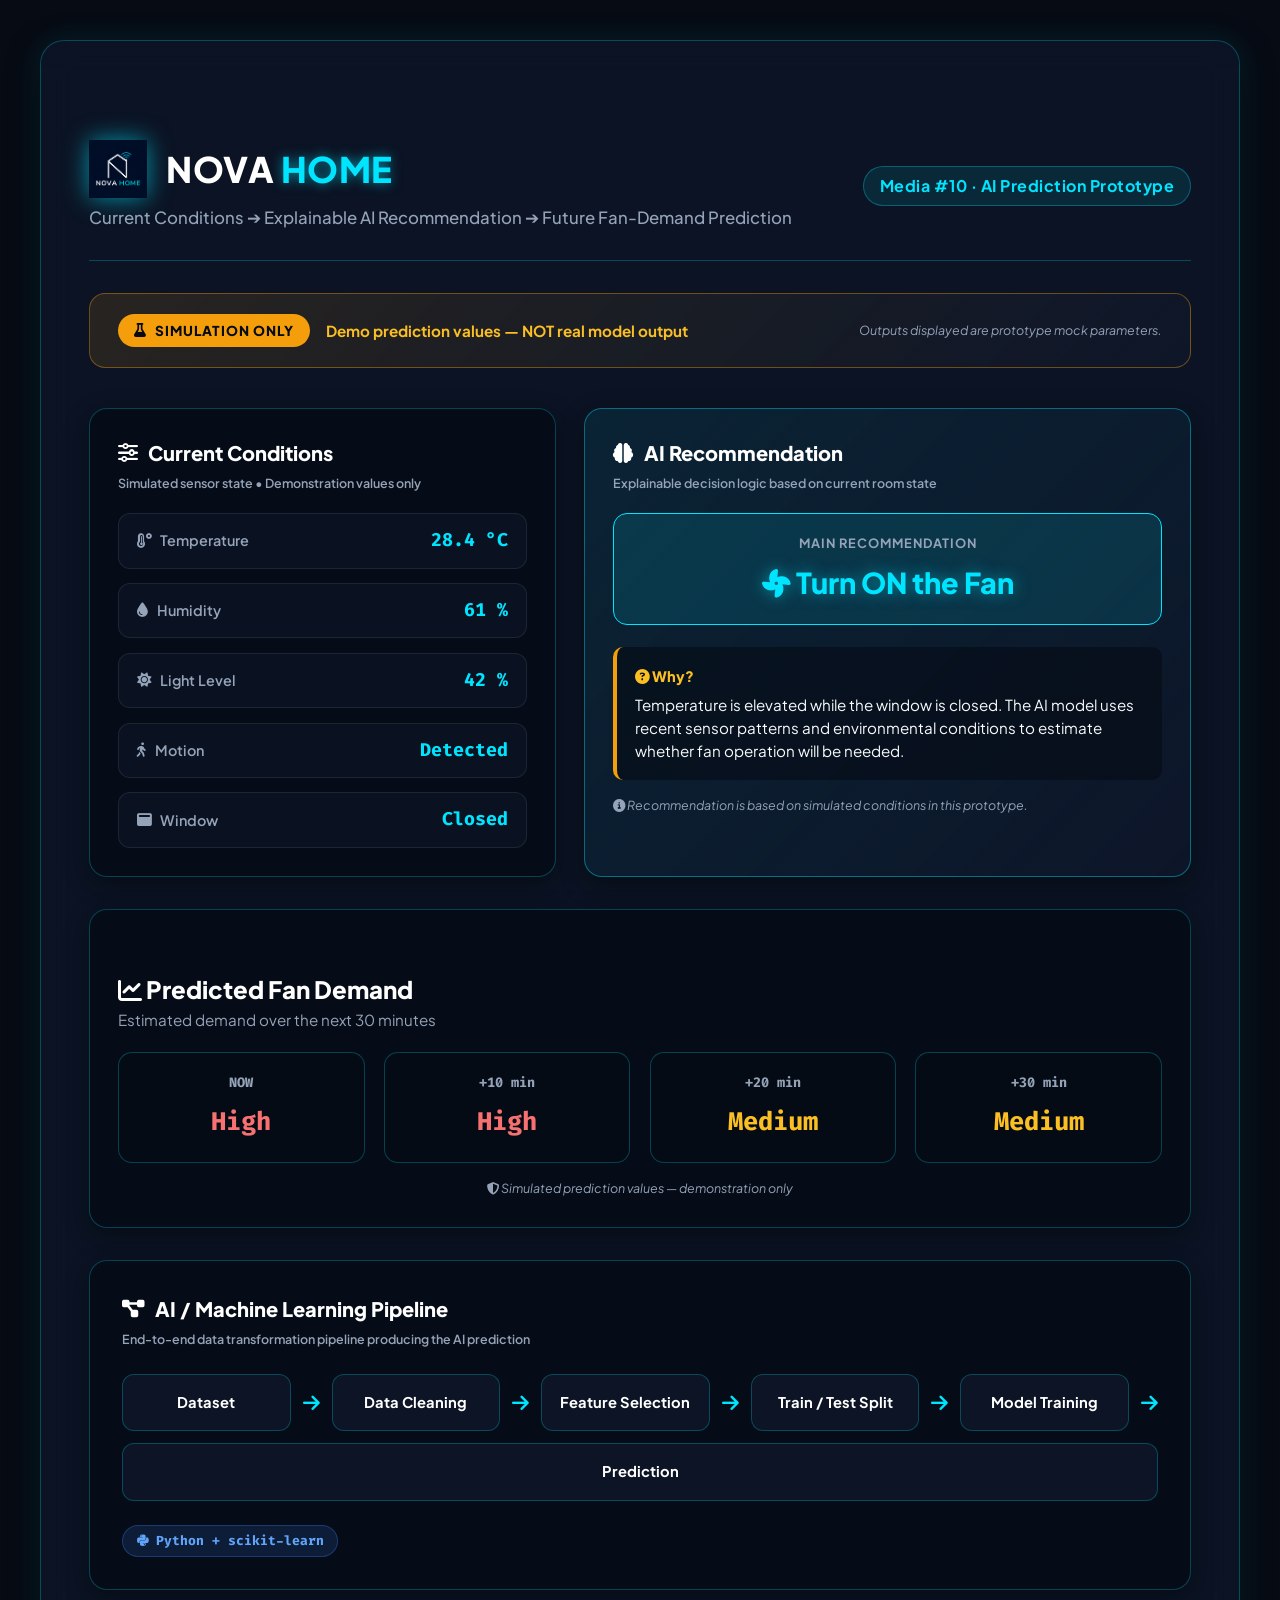
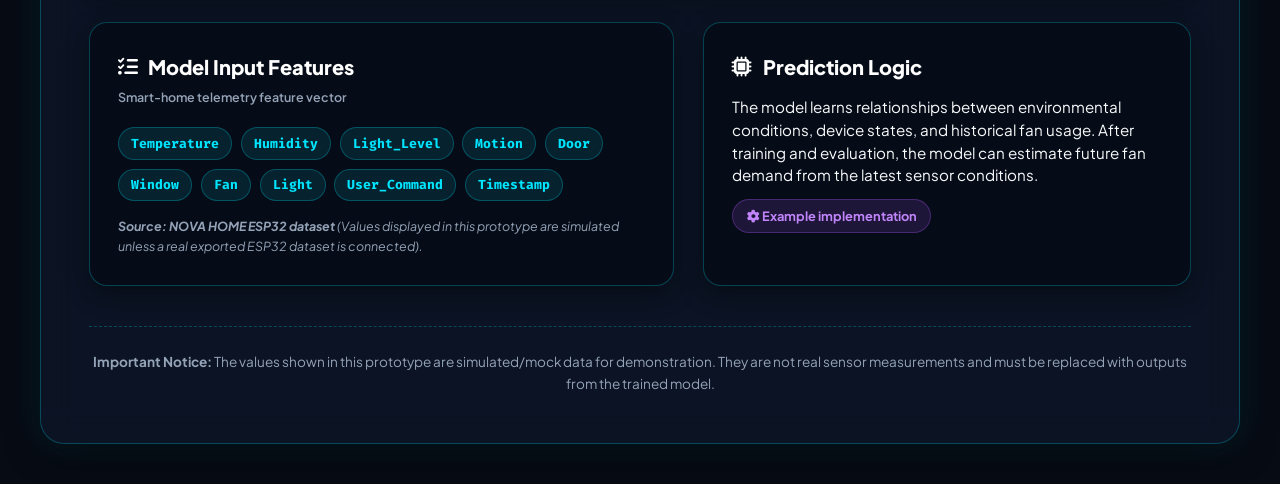
<file: media10_ai_prototype.html>
<!DOCTYPE html>
<html lang="en">
<head>
    <meta charset="UTF-8">
    <meta name="viewport" content="width=device-width, initial-scale=1.0">
    <title>NOVA HOME — Media #10: AI Prototype / Prediction Screen</title>
    <!-- Google Fonts -->
    <link rel="preconnect" href="https://fonts.googleapis.com">
    <link rel="preconnect" href="https://fonts.gstatic.com" crossorigin>
    <link href="https://fonts.googleapis.com/css2?family=Fira+Code:wght@400;600;700&family=Inter:wght@300;400;500;600;700;800&family=Plus+Jakarta+Sans:wght@400;500;600;700;800&display=swap" rel="stylesheet">
    <!-- Font Awesome -->
    <link rel="stylesheet" href="https://cdnjs.cloudflare.com/ajax/libs/font-awesome/6.4.0/css/all.min.css">
    <style>
        :root {
            --bg-dark: #060B14;
            --bg-card: rgba(14, 23, 42, 0.85);
            --primary-cyan: #00E5FF;
            --accent-blue: #3B82F6;
            --accent-amber: #F59E0B;
            --accent-purple: #A855F7;
            --accent-green: #10B981;
            --text-main: #F8FAFC;
            --text-muted: #94A3B8;
            --border-glass: rgba(0, 229, 255, 0.25);
            --font-main: 'Plus Jakarta Sans', sans-serif;
            --font-code: 'Fira Code', monospace;
        }

        * {
            margin: 0;
            padding: 0;
            box-sizing: border-box;
            -webkit-print-color-adjust: exact !important;
            print-color-adjust: exact !important;
            color-adjust: exact !important;
        }

        html, body {
            min-height: 100vh;
            background-color: var(--bg-dark);
            color: var(--text-main);
            font-family: var(--font-main);
            line-height: 1.6;
        }

        body {
            padding: 2.5rem 1.5rem;
        }

        .prototype-container {
            max-width: 1200px;
            margin: 0 auto;
            background: rgba(14, 23, 42, 0.75);
            backdrop-filter: blur(16px);
            border: 1px solid var(--border-glass);
            border-radius: 24px;
            padding: 3rem;
            box-shadow: 0 10px 40px -10px rgba(0, 0, 0, 0.7), 0 0 30px rgba(0, 229, 255, 0.12);
        }

        /* HEADER & BRANDING */
        .header-brand {
            display: flex;
            align-items: center;
            justify-content: space-between;
            border-bottom: 1px solid var(--border-glass);
            padding-bottom: 1.8rem;
            margin-bottom: 2rem;
            flex-wrap: wrap;
            gap: 1.5rem;
        }

        .brand-box {
            display: flex;
            align-items: center;
            gap: 1.2rem;
        }

        .brand-logo {
            width: 58px;
            height: 58px;
            object-fit: contain;
            filter: drop-shadow(0 0 12px rgba(0, 229, 255, 0.6));
        }

        .brand-title {
            font-size: 2.2rem;
            font-weight: 800;
            color: #FFFFFF;
            letter-spacing: 0.5px;
        }

        .brand-cyan {
            color: var(--primary-cyan);
            text-shadow: 0 0 12px rgba(0, 229, 255, 0.6);
        }

        .media-subtitle {
            font-size: 1rem;
            font-weight: 700;
            color: var(--primary-cyan);
            background: rgba(0, 229, 255, 0.1);
            border: 1px solid rgba(0, 229, 255, 0.3);
            padding: 0.4rem 1rem;
            border-radius: 30px;
            letter-spacing: 0.5px;
        }

        .supporting-text {
            color: var(--text-muted);
            font-size: 1.05rem;
            margin-top: 0.4rem;
            font-weight: 500;
        }

        /* DATA STATUS BANNER */
        .status-alert-box {
            background: linear-gradient(135deg, rgba(245, 158, 11, 0.12) 0%, rgba(14, 23, 42, 0.9) 100%);
            border: 1px solid rgba(245, 158, 11, 0.4);
            border-radius: 16px;
            padding: 1.25rem 1.75rem;
            margin-bottom: 2.5rem;
            display: flex;
            align-items: center;
            justify-content: space-between;
            flex-wrap: wrap;
            gap: 1rem;
        }

        .status-badge-group {
            display: flex;
            align-items: center;
            gap: 1rem;
        }

        .simulation-badge {
            background: var(--accent-amber);
            color: #060B14;
            font-weight: 800;
            font-size: 0.85rem;
            padding: 0.35rem 1rem;
            border-radius: 30px;
            letter-spacing: 1px;
            display: inline-flex;
            align-items: center;
            gap: 0.5rem;
        }

        .status-subtext {
            font-size: 0.95rem;
            font-weight: 700;
            color: #FBBF24;
        }

        /* CARDS GRID LAYOUT */
        .grid-row-2 {
            display: grid;
            grid-template-columns: 1fr 1.3fr;
            gap: 1.8rem;
            margin-bottom: 2rem;
        }

        @media (max-width: 992px) {
            .grid-row-2 {
                grid-template-columns: 1fr;
            }
        }

        .glass-card {
            background: rgba(6, 11, 20, 0.75);
            border: 1px solid var(--border-glass);
            border-radius: 18px;
            padding: 1.75rem;
            box-shadow: 0 8px 25px rgba(0, 0, 0, 0.4);
        }

        .card-header-title {
            font-size: 1.25rem;
            font-weight: 800;
            color: #FFFFFF;
            display: flex;
            align-items: center;
            gap: 0.65rem;
            margin-bottom: 0.3rem;
        }

        .card-header-label {
            font-size: 0.78rem;
            color: var(--text-muted);
            font-weight: 600;
            margin-bottom: 1.2rem;
        }

        /* SENSOR INPUTS LIST */
        .sensor-inputs-list {
            display: flex;
            flex-direction: column;
            gap: 0.9rem;
        }

        .sensor-input-item {
            display: flex;
            align-items: center;
            justify-content: space-between;
            background: rgba(14, 23, 42, 0.6);
            border: 1px solid rgba(255, 255, 255, 0.08);
            padding: 0.75rem 1.1rem;
            border-radius: 12px;
        }

        .sensor-item-label {
            color: var(--text-muted);
            font-size: 0.9rem;
            font-weight: 600;
            display: flex;
            align-items: center;
            gap: 0.6rem;
        }

        .sensor-item-val {
            font-family: var(--font-code);
            font-size: 1.15rem;
            font-weight: 800;
            color: var(--primary-cyan);
        }

        /* AI RECOMMENDATION HIGHLIGHT CARD */
        .ai-recommendation-card {
            background: linear-gradient(135deg, rgba(0, 229, 255, 0.08) 0%, rgba(14, 23, 42, 0.85) 100%);
            border: 1px solid rgba(0, 229, 255, 0.4);
        }

        .main-action-box {
            background: rgba(0, 229, 255, 0.12);
            border: 1px solid var(--primary-cyan);
            border-radius: 14px;
            padding: 1.2rem;
            text-align: center;
            margin-bottom: 1.4rem;
        }

        .main-action-title {
            font-size: 0.8rem;
            text-transform: uppercase;
            letter-spacing: 1px;
            color: var(--text-muted);
            font-weight: 700;
            margin-bottom: 0.3rem;
        }

        .main-action-val {
            font-size: 1.8rem;
            font-weight: 800;
            color: var(--primary-cyan);
            text-shadow: 0 0 15px rgba(0, 229, 255, 0.5);
        }

        .why-box {
            background: rgba(6, 11, 20, 0.6);
            border-left: 4px solid var(--accent-amber);
            padding: 1.1rem;
            border-radius: 10px;
            margin-bottom: 1rem;
        }

        .why-title {
            font-size: 0.9rem;
            font-weight: 800;
            color: #FBBF24;
            margin-bottom: 0.4rem;
        }

        .why-text {
            font-size: 0.95rem;
            color: var(--text-main);
            line-height: 1.5;
        }

        .note-small {
            font-size: 0.78rem;
            color: var(--text-muted);
            font-style: italic;
        }

        /* PREDICTED FAN DEMAND SECTION */
        .prediction-section-header {
            margin: 2rem 0 1.2rem 0;
        }

        .prediction-section-title {
            font-size: 1.5rem;
            font-weight: 800;
            color: #FFFFFF;
        }

        .prediction-section-sub {
            font-size: 0.95rem;
            color: var(--text-muted);
        }

        .prediction-cards-grid {
            display: grid;
            grid-template-columns: repeat(4, 1fr);
            gap: 1.2rem;
            margin-bottom: 1rem;
        }

        @media (max-width: 768px) {
            .prediction-cards-grid {
                grid-template-columns: repeat(2, 1fr);
            }
        }

        .pred-card {
            background: rgba(6, 11, 20, 0.75);
            border: 1px solid var(--border-glass);
            border-radius: 14px;
            padding: 1.2rem;
            text-align: center;
        }

        .pred-time {
            font-size: 0.85rem;
            font-weight: 800;
            color: var(--text-muted);
            font-family: var(--font-code);
            margin-bottom: 0.5rem;
        }

        .pred-demand-high {
            font-size: 1.6rem;
            font-weight: 800;
            color: #F87171;
            font-family: var(--font-code);
        }

        .pred-demand-med {
            font-size: 1.6rem;
            font-weight: 800;
            color: #FBBF24;
            font-family: var(--font-code);
        }

        /* PIPELINE DIAGRAM SECTION */
        .pipeline-card {
            margin: 2rem 0;
            padding: 2rem;
        }

        .pipeline-wrapper {
            display: flex;
            align-items: center;
            justify-content: space-between;
            gap: 0.75rem;
            flex-wrap: wrap;
            margin: 1.5rem 0 1rem 0;
        }

        .pipeline-step {
            flex: 1;
            min-width: 140px;
            background: rgba(14, 23, 42, 0.8);
            border: 1px solid var(--border-glass);
            border-radius: 12px;
            padding: 1rem;
            text-align: center;
            font-weight: 700;
            font-size: 0.92rem;
            color: #FFFFFF;
        }

        .pipeline-arrow {
            color: var(--primary-cyan);
            font-size: 1.2rem;
        }

        .tech-label {
            display: inline-flex;
            align-items: center;
            gap: 0.5rem;
            background: rgba(59, 130, 246, 0.15);
            border: 1px solid rgba(59, 130, 246, 0.3);
            color: #60A5FA;
            font-size: 0.82rem;
            font-weight: 700;
            font-family: var(--font-code);
            padding: 0.3rem 0.85rem;
            border-radius: 20px;
            margin-top: 0.5rem;
        }

        /* FEATURES & LOGIC SPLIT GRID */
        .features-logic-grid {
            display: grid;
            grid-template-columns: 1.2fr 1fr;
            gap: 1.8rem;
            margin-bottom: 2rem;
        }

        @media (max-width: 992px) {
            .features-logic-grid {
                grid-template-columns: 1fr;
            }
        }

        .features-tags {
            display: flex;
            flex-wrap: wrap;
            gap: 0.55rem;
            margin: 1rem 0;
        }

        .feature-tag {
            background: rgba(0, 229, 255, 0.1);
            border: 1px solid rgba(0, 229, 255, 0.25);
            color: var(--primary-cyan);
            font-family: var(--font-code);
            font-size: 0.82rem;
            font-weight: 700;
            padding: 0.3rem 0.75rem;
            border-radius: 20px;
        }

        .algo-badge {
            display: inline-block;
            background: rgba(168, 85, 247, 0.15);
            border: 1px solid rgba(168, 85, 247, 0.3);
            color: #C084FC;
            font-size: 0.8rem;
            font-weight: 700;
            padding: 0.35rem 0.85rem;
            border-radius: 20px;
            margin-top: 0.75rem;
        }

        /* BOTTOM FOOTER DISCLAIMER */
        .footer-disclaimer-box {
            border-top: 1px dashed var(--border-glass);
            padding-top: 1.5rem;
            margin-top: 2.5rem;
            text-align: center;
            font-size: 0.85rem;
            color: var(--text-muted);
            line-height: 1.6;
        }

        /* MOBILE RESPONSIVE DESIGN */
        @media (max-width: 768px) {
            body {
                padding: 1rem 0.5rem;
            }

            .prototype-container {
                padding: 1.25rem 1rem;
                border-radius: 16px;
            }

            .header-brand {
                flex-direction: column;
                align-items: flex-start;
                gap: 0.85rem;
                padding-bottom: 1.2rem;
            }

            .brand-logo {
                width: 44px;
                height: 44px;
            }

            .brand-title {
                font-size: 1.65rem;
            }

            .supporting-text {
                font-size: 0.88rem;
            }

            .media-subtitle {
                font-size: 0.8rem;
                padding: 0.3rem 0.75rem;
            }

            .status-alert-box {
                padding: 1rem;
                flex-direction: column;
                align-items: flex-start;
                gap: 0.75rem;
            }

            .grid-row-2 {
                grid-template-columns: 1fr;
                gap: 1.25rem;
            }

            .prediction-cards-grid {
                grid-template-columns: repeat(2, 1fr);
                gap: 0.85rem;
            }

            .pipeline-card {
                padding: 1.2rem 1rem;
            }

            .pipeline-wrapper {
                flex-direction: column;
                align-items: stretch;
                gap: 0.75rem;
            }

            .pipeline-step {
                width: 100%;
                min-width: unset;
            }

            .pipeline-arrow {
                text-align: center;
                transform: rotate(90deg);
                margin: 0.2rem 0;
            }

            .features-logic-grid {
                grid-template-columns: 1fr;
                gap: 1.25rem;
            }

            .glass-card {
                padding: 1.2rem 1rem;
            }
        }

        @media (max-width: 480px) {
            .prediction-cards-grid {
                grid-template-columns: 1fr;
            }

            .main-action-val {
                font-size: 1.45rem;
            }
        }

        /* PRINT STYLES & PAGE BREAK PREVENTION */
        @media print {
            @page {
                size: portrait;
                margin: 1cm;
            }

            * {
                -webkit-print-color-adjust: exact !important;
                print-color-adjust: exact !important;
                color-adjust: exact !important;
            }

            html, body {
                background-color: #060B14 !important;
                color: #F8FAFC !important;
                padding: 0 !important;
            }

            .prototype-container {
                border: 1px solid rgba(0, 229, 255, 0.3) !important;
                box-shadow: none !important;
                padding: 1.75rem !important;
                background: #0E172A !important;
                max-width: 100% !important;
            }

            /* PREVENT ANY CARD OR SECTION FROM SPLITTING ACROSS PAGES */
            .glass-card,
            .grid-row-2,
            .features-logic-grid,
            .status-alert-box,
            .header-brand,
            .pipeline-card,
            .prediction-cards-grid,
            .footer-disclaimer-box,
            .sensor-input-item,
            .pred-card,
            .pipeline-step {
                break-inside: avoid !important;
                page-break-inside: avoid !important;
            }

            .grid-row-2,
            .features-logic-grid {
                margin-bottom: 1.5rem !important;
            }

            .glass-card {
                background: #060B14 !important;
                border: 1px solid rgba(0, 229, 255, 0.3) !important;
                margin-bottom: 1.25rem !important;
            }

            .sensor-input-item,
            .pred-card,
            .pipeline-step {
                background: #0E172A !important;
                border: 1px solid rgba(255, 255, 255, 0.15) !important;
            }
        }
    </style>
</head>
<body>
    <div class="prototype-container">
        <br><br>
        <!-- MAIN TITLE & HEADER -->
        <header class="header-brand">
            <div>
                <div class="brand-box">
                    <img src="./NOVA Home Logo.png" alt="NOVA Home Logo" class="brand-logo">
                    <h1 class="brand-title">NOVA <span class="brand-cyan">HOME</span></h1>
                </div>
                <p class="supporting-text">Current Conditions ➔ Explainable AI Recommendation ➔ Future Fan-Demand Prediction</p>
            </div>
            <div class="media-subtitle">
                Media #10 · AI Prediction Prototype
            </div>
        </header>

        <!-- IMPORTANT DATA STATUS BANNER -->
        <div class="status-alert-box">
            <div class="status-badge-group">
                <span class="simulation-badge"><i class="fa-solid fa-flask"></i> SIMULATION ONLY</span>
                <span class="status-subtext">Demo prediction values — NOT real model output</span>
            </div>
            <div class="note-small">
                Outputs displayed are prototype mock parameters.
            </div>
        </div>

        <!-- GRID ROW 1: CURRENT CONDITIONS & AI RECOMMENDATION -->
        <div class="grid-row-2">
            <!-- SECTION 1 — CURRENT CONDITIONS -->
            <div class="glass-card">
                <h2 class="card-header-title"><i class="fa-solid fa-sliders text-cyan"></i> Current Conditions</h2>
                <p class="card-header-label">Simulated sensor state • Demonstration values only</p>
                
                <div class="sensor-inputs-list">
                    <div class="sensor-input-item">
                        <span class="sensor-item-label"><i class="fa-solid fa-temperature-high text-cyan"></i> Temperature</span>
                        <span class="sensor-item-val">28.4 °C</span>
                    </div>
                    <div class="sensor-input-item">
                        <span class="sensor-item-label"><i class="fa-solid fa-droplet text-cyan"></i> Humidity</span>
                        <span class="sensor-item-val">61 %</span>
                    </div>
                    <div class="sensor-input-item">
                        <span class="sensor-item-label"><i class="fa-solid fa-sun text-cyan"></i> Light Level</span>
                        <span class="sensor-item-val">42 %</span>
                    </div>
                    <div class="sensor-input-item">
                        <span class="sensor-item-label"><i class="fa-solid fa-person-walking text-cyan"></i> Motion</span>
                        <span class="sensor-item-val">Detected</span>
                    </div>
                    <div class="sensor-input-item">
                        <span class="sensor-item-label"><i class="fa-solid fa-window-maximize text-cyan"></i> Window</span>
                        <span class="sensor-item-val">Closed</span>
                    </div>
                </div>
            </div>

            <!-- SECTION 2 — AI RECOMMENDATION -->
            <div class="glass-card ai-recommendation-card">
                <h2 class="card-header-title"><i class="fa-solid fa-brain text-cyan"></i> AI Recommendation</h2>
                <p class="card-header-label">Explainable decision logic based on current room state</p>

                <div class="main-action-box">
                    <div class="main-action-title">Main Recommendation</div>
                    <div class="main-action-val"><i class="fa-solid fa-fan"></i> Turn ON the Fan</div>
                </div>

                <div class="why-box">
                    <div class="why-title"><i class="fa-solid fa-circle-question"></i> Why?</div>
                    <p class="why-text">
                        Temperature is elevated while the window is closed. The AI model uses recent sensor patterns and environmental conditions to estimate whether fan operation will be needed.
                    </p>
                </div>

                <p class="note-small"><i class="fa-solid fa-info-circle"></i> Recommendation is based on simulated conditions in this prototype.</p>
            </div>
        </div>

        <!-- SECTION 3 — FAN DEMAND PREDICTION -->
        <section class="glass-card margin-bottom-lg">
            <div class="prediction-section-header">
                <h2 class="prediction-section-title"><i class="fa-solid fa-chart-line text-cyan"></i> Predicted Fan Demand</h2>
                <p class="prediction-section-sub">Estimated demand over the next 30 minutes</p>
            </div>

            <div class="prediction-cards-grid">
                <div class="pred-card">
                    <div class="pred-time">NOW</div>
                    <div class="pred-demand-high">High</div>
                </div>
                <div class="pred-card">
                    <div class="pred-time">+10 min</div>
                    <div class="pred-demand-high">High</div>
                </div>
                <div class="pred-card">
                    <div class="pred-time">+20 min</div>
                    <div class="pred-demand-med">Medium</div>
                </div>
                <div class="pred-card">
                    <div class="pred-time">+30 min</div>
                    <div class="pred-demand-med">Medium</div>
                </div>
            </div>

            <p class="note-small" style="text-align: center;"><i class="fa-solid fa-shield-halved"></i> Simulated prediction values — demonstration only</p>
        </section>

        <!-- SECTION 4 — AI / MACHINE LEARNING PIPELINE -->
        <section class="glass-card pipeline-card">
            <h2 class="card-header-title"><i class="fa-solid fa-diagram-project text-cyan"></i> AI / Machine Learning Pipeline</h2>
            <p class="card-header-label">End-to-end data transformation pipeline producing the AI prediction</p>

            <div class="pipeline-wrapper">
                <div class="pipeline-step">Dataset</div>
                <div class="pipeline-arrow"><i class="fa-solid fa-arrow-right"></i></div>
                <div class="pipeline-step">Data Cleaning</div>
                <div class="pipeline-arrow"><i class="fa-solid fa-arrow-right"></i></div>
                <div class="pipeline-step">Feature Selection</div>
                <div class="pipeline-arrow"><i class="fa-solid fa-arrow-right"></i></div>
                <div class="pipeline-step">Train / Test Split</div>
                <div class="pipeline-arrow"><i class="fa-solid fa-arrow-right"></i></div>
                <div class="pipeline-step">Model Training</div>
                <div class="pipeline-arrow"><i class="fa-solid fa-arrow-right"></i></div>
                <div class="pipeline-step">Prediction</div>
            </div>

            <div>
                <span class="tech-label"><i class="fa-brands fa-python"></i> Python + scikit-learn</span>
            </div>
        </section>

        <!-- GRID ROW 3: INPUT FEATURES & PREDICTION LOGIC -->
        <div class="features-logic-grid">
            <!-- SECTION 5 — INPUT FEATURES -->
            <div class="glass-card">
                <h2 class="card-header-title"><i class="fa-solid fa-list-check text-cyan"></i> Model Input Features</h2>
                <p class="card-header-label">Smart-home telemetry feature vector</p>

                <div class="features-tags">
                    <span class="feature-tag">Temperature</span>
                    <span class="feature-tag">Humidity</span>
                    <span class="feature-tag">Light_Level</span>
                    <span class="feature-tag">Motion</span>
                    <span class="feature-tag">Door</span>
                    <span class="feature-tag">Window</span>
                    <span class="feature-tag">Fan</span>
                    <span class="feature-tag">Light</span>
                    <span class="feature-tag">User_Command</span>
                    <span class="feature-tag">Timestamp</span>
                </div>

                <p class="note-small">
                    <strong>Source: NOVA HOME ESP32 dataset</strong> (Values displayed in this prototype are simulated unless a real exported ESP32 dataset is connected).
                </p>
            </div>

            <!-- SECTION 6 — PREDICTION LOGIC -->
            <div class="glass-card">
                <h2 class="card-header-title"><i class="fa-solid fa-microchip text-cyan"></i> Prediction Logic</h2>
                <p class="why-text" style="margin-top: 0.8rem;">
                    The model learns relationships between environmental conditions, device states, and historical fan usage. After training and evaluation, the model can estimate future fan demand from the latest sensor conditions.
                </p>

                <div>
                    <span class="algo-badge"><i class="fa-solid fa-gear"></i> Example implementation</span>
                </div>
            </div>
        </div>

        <!-- BOTTOM DISCLAIMER NOTE -->
        <footer class="footer-disclaimer-box">
            <p>
                <strong>Important Notice:</strong> The values shown in this prototype are simulated/mock data for demonstration. They are not real sensor measurements and must be replaced with outputs from the trained model.
            </p>
        </footer>
    </div>
</body>
</html>
</file>
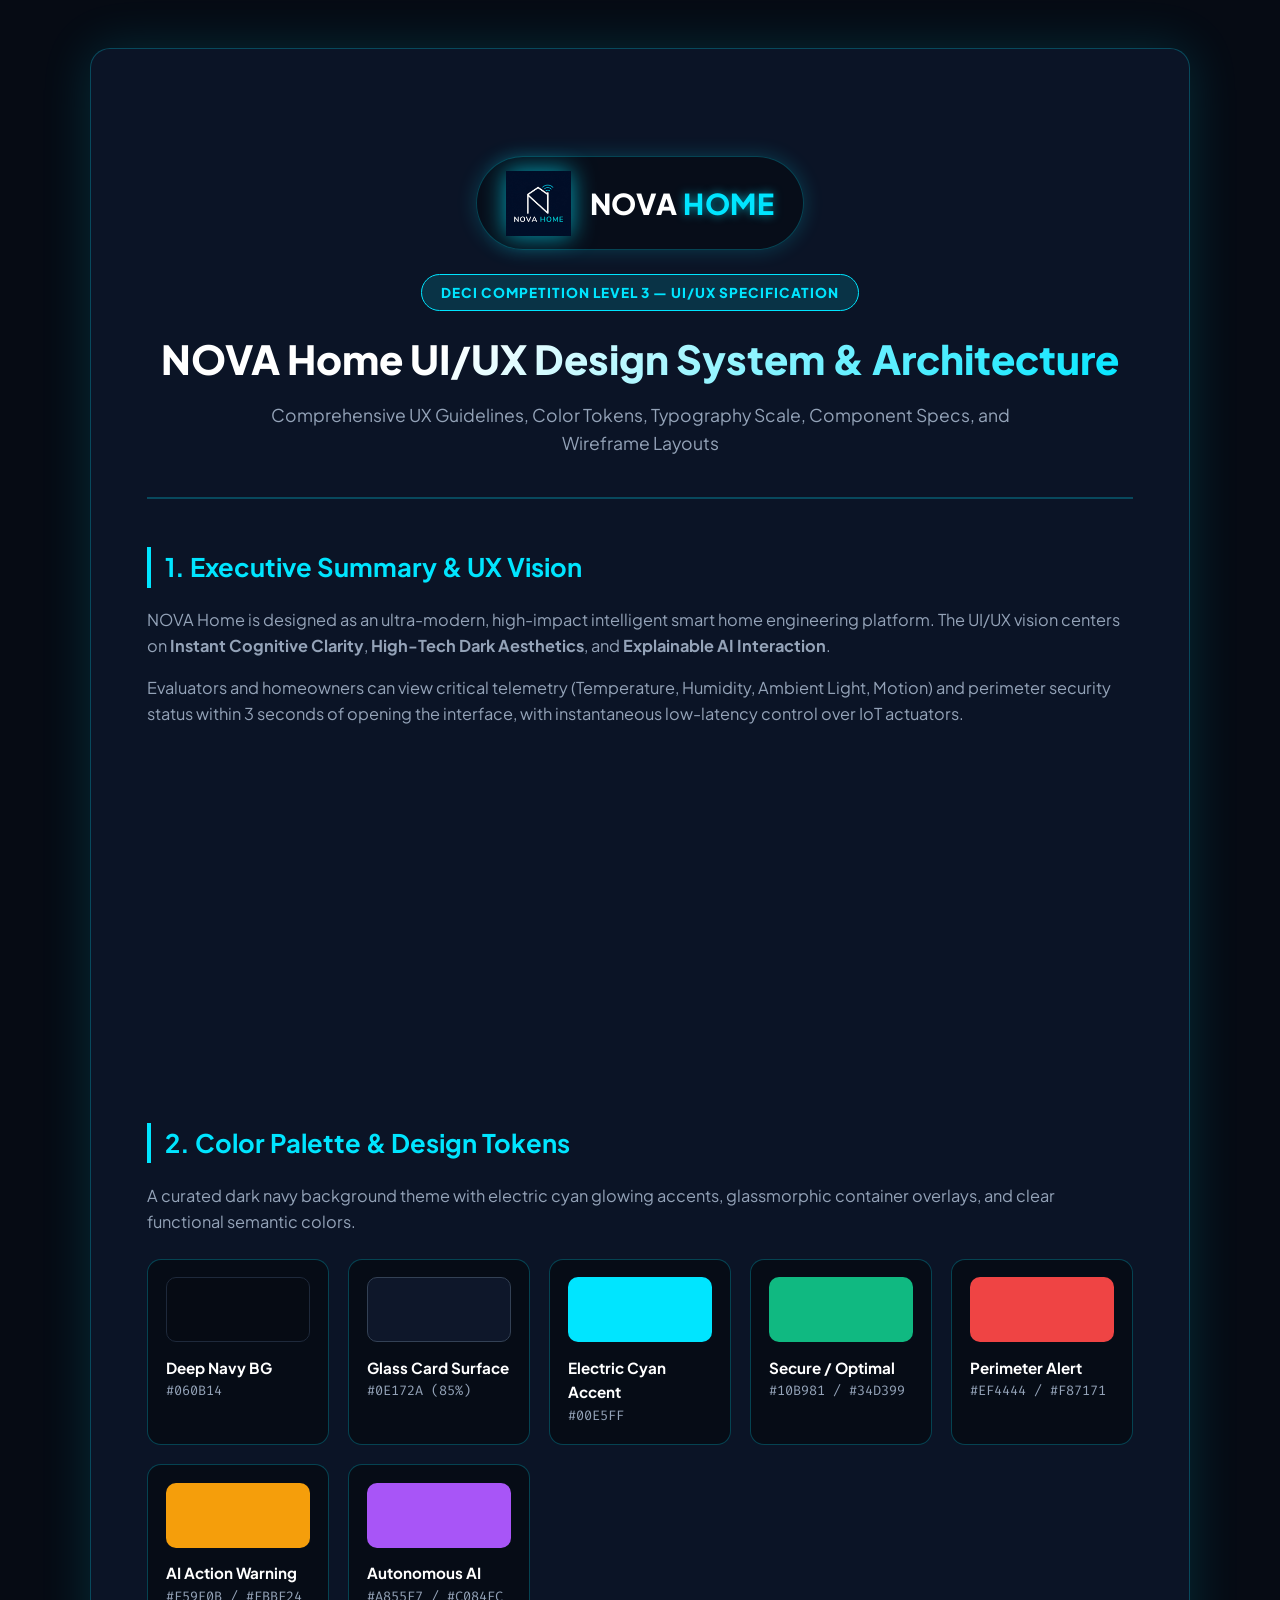
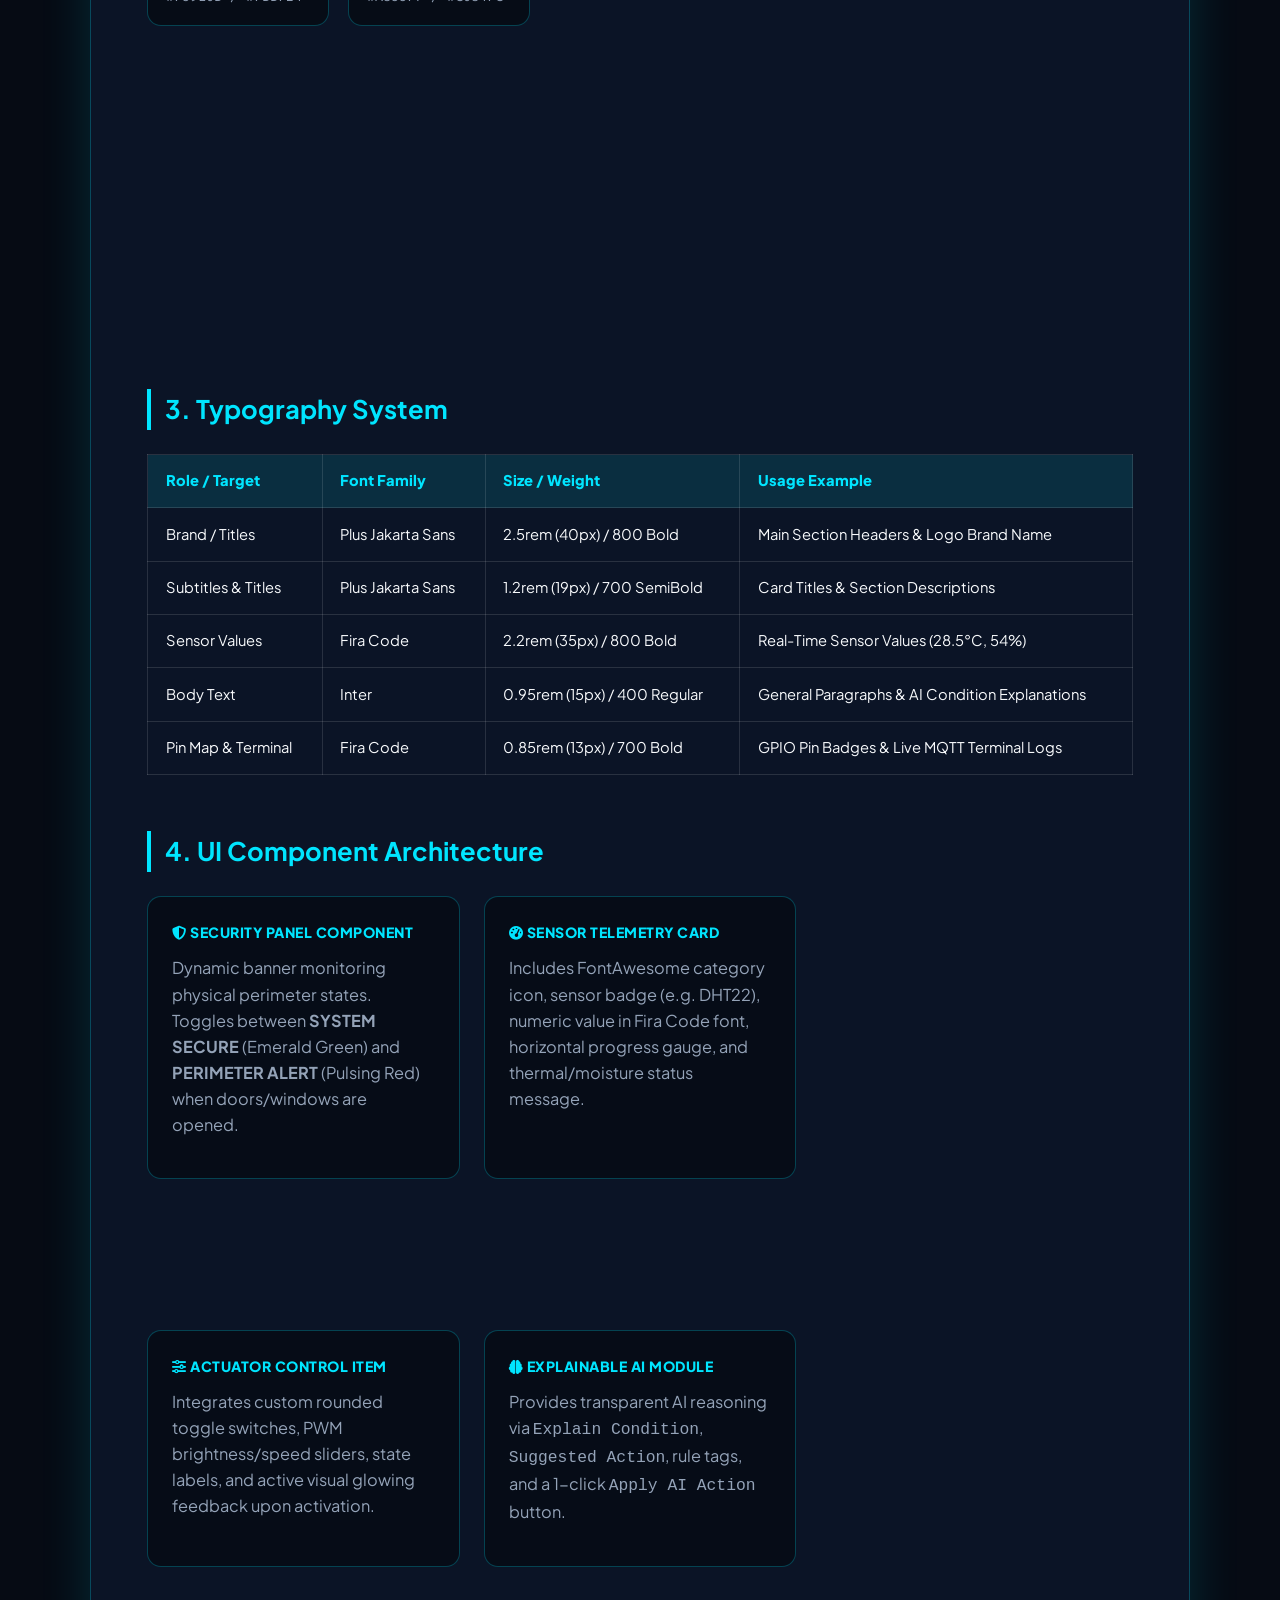
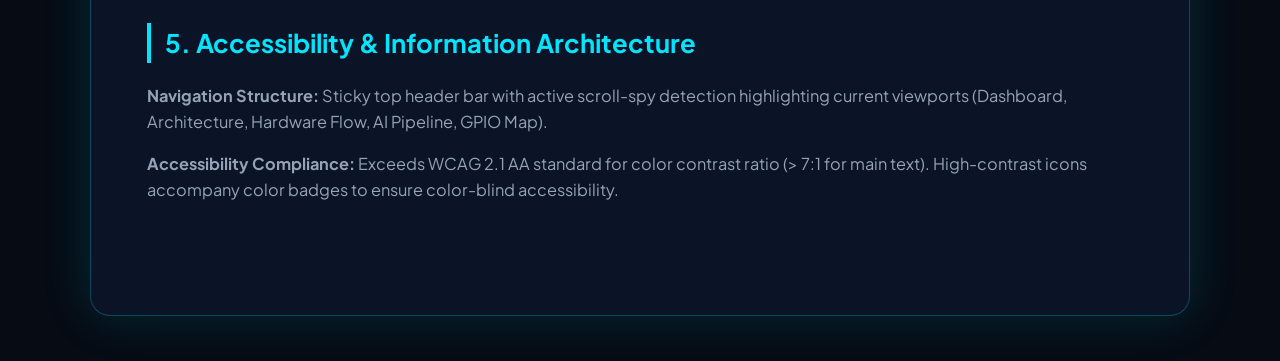
<file: UI_UX_Design_Specification.html>
<!DOCTYPE html>
<html lang="en">
<head>
    <meta charset="UTF-8">
    <meta name="viewport" content="width=device-width, initial-scale=1.0">
    <title>NOVA Home — UI/UX Design Specification & Guidelines Report</title>
    <!-- Google Fonts -->
    <link rel="preconnect" href="https://fonts.googleapis.com">
    <link rel="preconnect" href="https://fonts.gstatic.com" crossorigin>
    <link href="https://fonts.googleapis.com/css2?family=Fira+Code:wght@400;600;700&family=Inter:wght@300;400;500;600;700;800&family=Plus+Jakarta+Sans:wght@400;500;600;700;800&display=swap" rel="stylesheet">
    <!-- Font Awesome -->
    <link rel="stylesheet" href="https://cdnjs.cloudflare.com/ajax/libs/font-awesome/6.4.0/css/all.min.css">
    <style>
        :root {
            --bg-dark: #060B14;
            --bg-card: rgba(14, 23, 42, 0.85);
            --primary-cyan: #00E5FF;
            --text-main: #F8FAFC;
            --text-muted: #94A3B8;
            --border-glass: rgba(0, 229, 255, 0.25);
            --font-main: 'Plus Jakarta Sans', sans-serif;
            --font-code: 'Fira Code', monospace;
        }

        /* FORCE COLOR PRESERVATION ON PRINT & FULL PAGE HEIGHT */
        html {
            min-height: 100vh;
            background-color: #060B14 !important;
        }

        * {
            margin: 0;
            padding: 0;
            box-sizing: border-box;
            -webkit-print-color-adjust: exact !important;
            print-color-adjust: exact !important;
            color-adjust: exact !important;
        }

        body {
            background-color: var(--bg-dark);
            color: var(--text-main);
            font-family: var(--font-main);
            line-height: 1.6;
            padding: 3rem 1.5rem;
            min-height: 100vh;
        }

        .report-container {
            max-width: 1100px;
            margin: 0 auto;
            background: rgba(14, 23, 42, 0.85);
            border: 1px solid var(--border-glass);
            border-radius: 20px;
            padding: 3.5rem;
            box-shadow: 0 0 50px rgba(0, 229, 255, 0.15);
        }

        /* HEADER COVER & LOGO POSITIONING */
        .report-header {
            display: flex;
            flex-direction: column;
            align-items: center;
            text-align: center;
            border-bottom: 2px solid var(--border-glass);
            padding-bottom: 2.5rem;
            margin-bottom: 3rem;
        }

        .report-logo-box {
            display: flex;
            align-items: center;
            justify-content: center;
            gap: 1.2rem;
            background: rgba(6, 11, 20, 0.7);
            border: 1px solid var(--border-glass);
            padding: 0.85rem 1.8rem;
            border-radius: 60px;
            margin-bottom: 1.5rem;
            box-shadow: 0 0 20px rgba(0, 229, 255, 0.2);
        }

        .report-logo {
            width: 65px;
            height: 65px;
            object-fit: contain;
            filter: drop-shadow(0 0 12px rgba(0, 229, 255, 0.7));
        }

        .logo-title {
            font-size: 1.8rem;
            font-weight: 800;
            color: #FFFFFF;
            letter-spacing: 0.5px;
        }

        .logo-cyan {
            color: var(--primary-cyan);
            text-shadow: 0 0 10px rgba(0, 229, 255, 0.6);
        }

        .report-badge {
            display: inline-block;
            background: rgba(0, 229, 255, 0.15);
            border: 1px solid var(--primary-cyan);
            color: var(--primary-cyan);
            padding: 0.4rem 1.2rem;
            border-radius: 30px;
            font-size: 0.85rem;
            font-weight: 800;
            letter-spacing: 1px;
            margin-bottom: 1rem;
        }

        .report-title {
            font-size: 2.5rem;
            font-weight: 800;
            background: linear-gradient(135deg, #FFFFFF 30%, var(--primary-cyan) 100%);
            -webkit-background-clip: text;
            -webkit-text-fill-color: transparent;
            margin-bottom: 0.6rem;
        }

        .report-sub {
            color: var(--text-muted);
            font-size: 1.1rem;
            max-width: 800px;
        }

        /* SECTIONS */
        .spec-section {
            margin-bottom: 3.5rem;
        }

        .spec-section h2 {
            font-size: 1.6rem;
            color: var(--primary-cyan);
            border-left: 4px solid var(--primary-cyan);
            padding-left: 0.85rem;
            margin-bottom: 1.2rem;
        }

        .spec-section h3 {
            font-size: 1.2rem;
            color: #FFFFFF;
            margin: 1.5rem 0 0.8rem 0;
        }

        .spec-section p {
            color: var(--text-muted);
            margin-bottom: 1rem;
            font-size: 1.02rem;
        }

        /* COLOR SWATCHES GRID */
        .color-grid {
            display: grid;
            grid-template-columns: repeat(auto-fit, minmax(180px, 1fr));
            gap: 1.2rem;
            margin: 1.5rem 0;
        }

        .color-card {
            background: rgba(6, 11, 20, 0.85);
            border: 1px solid var(--border-glass);
            border-radius: 14px;
            padding: 1.1rem;
        }

        .swatch {
            height: 65px;
            border-radius: 10px;
            margin-bottom: 0.85rem;
        }

        .swatch-navy { background: #060B14; border: 1px solid #1E293B; }
        .swatch-card { background: #0E172A; border: 1px solid #334155; }
        .swatch-cyan { background: #00E5FF; }
        .swatch-green { background: #10B981; }
        .swatch-red { background: #EF4444; }
        .swatch-amber { background: #F59E0B; }
        .swatch-purple { background: #A855F7; }

        .color-name { font-weight: 700; color: #FFFFFF; font-size: 0.95rem; }
        .color-hex { font-family: var(--font-code); color: var(--text-muted); font-size: 0.85rem; }

        /* TYPOGRAPHY PREVIEW TABLE */
        .spec-table {
            width: 100%;
            border-collapse: collapse;
            margin: 1.5rem 0;
            font-size: 0.92rem;
        }

        .spec-table th, .spec-table td {
            padding: 0.9rem 1.1rem;
            border: 1px solid rgba(255, 255, 255, 0.12);
            text-align: left;
        }

        .spec-table th {
            background: rgba(0, 229, 255, 0.12);
            color: var(--primary-cyan);
            font-weight: 800;
        }

        .spec-table td { color: var(--text-main); }

        /* COMPONENT GALLERY */
        .component-grid {
            display: grid;
            grid-template-columns: repeat(auto-fit, minmax(280px, 1fr));
            gap: 1.5rem;
            margin: 1.5rem 0;
        }

        .component-box {
            background: rgba(6, 11, 20, 0.8);
            border: 1px solid var(--border-glass);
            border-radius: 14px;
            padding: 1.5rem;
        }

        .component-box-title {
            font-size: 0.88rem;
            font-weight: 800;
            color: var(--primary-cyan);
            text-transform: uppercase;
            margin-bottom: 0.75rem;
            letter-spacing: 0.5px;
        }

        /* PRINT STYLES WITH EXACT COLOR RETENTION */
        @media print {
            @page {
                margin: 1cm;
                size: portrait;
            }

            * {
                -webkit-print-color-adjust: exact !important;
                print-color-adjust: exact !important;
                color-adjust: exact !important;
            }

            body {
                background-color: #060B14 !important;
                color: #F8FAFC !important;
                padding: 0 !important;
            }

            .report-container {
                border: 1px solid rgba(0, 229, 255, 0.3) !important;
                box-shadow: none !important;
                padding: 2rem !important;
                background: #0E172A !important;
                max-width: 100% !important;
            }

            .report-logo-box {
                background: #060B14 !important;
                border: 1px solid rgba(0, 229, 255, 0.4) !important;
            }

            .report-title {
                background: linear-gradient(135deg, #FFFFFF 30%, #00E5FF 100%) !important;
                -webkit-background-clip: text !important;
                -webkit-text-fill-color: transparent !important;
            }

            .spec-section h2 {
                color: #00E5FF !important;
                border-left-color: #00E5FF !important;
            }

            /* PREVENT ANY SECTION OR CARD FROM SPLITTING ACROSS PAGES */
            .spec-section,
            .color-card,
            .component-box,
            .spec-table,
            .report-header,
            .color-grid,
            .component-grid {
                break-inside: avoid !important;
                page-break-inside: avoid !important;
            }

            .color-card, .component-box {
                background: #060B14 !important;
                border: 1px solid rgba(0, 229, 255, 0.3) !important;
            }

            .spec-table th {
                background: rgba(0, 229, 255, 0.2) !important;
                color: #00E5FF !important;
            }

            .spec-table td {
                color: #F8FAFC !important;
            }

            .swatch-navy { background: #060B14 !important; }
            .swatch-card { background: #0E172A !important; }
            .swatch-cyan { background: #00E5FF !important; }
            .swatch-green { background: #10B981 !important; }
            .swatch-red { background: #EF4444 !important; }
            .swatch-amber { background: #F59E0B !important; }
            .swatch-purple { background: #A855F7 !important; }
        }
    </style>
</head>
<body>
    <div class="report-container">
        <br><br>
        <!-- COVER / HEADER -->
        <header class="report-header">
            <div class="report-logo-box">
                <img src="./NOVA Home Logo.png" alt="NOVA Home Logo" class="report-logo">
                <span class="logo-title">NOVA <span class="logo-cyan">HOME</span></span>
            </div>

            <div class="report-badge">DECI COMPETITION LEVEL 3 — UI/UX SPECIFICATION</div>
            <h1 class="report-title">NOVA Home UI/UX Design System & Architecture</h1>
            <p class="report-sub">Comprehensive UX Guidelines, Color Tokens, Typography Scale, Component Specs, and Wireframe Layouts</p>
        </header>

        <!-- SECTION 1: UX VISION -->
        <section class="spec-section">
            <h2>1. Executive Summary & UX Vision</h2>
            <p>
                NOVA Home is designed as an ultra-modern, high-impact intelligent smart home engineering platform. The UI/UX vision centers on <strong>Instant Cognitive Clarity</strong>, <strong>High-Tech Dark Aesthetics</strong>, and <strong>Explainable AI Interaction</strong>.
            </p>
            <p>
                Evaluators and homeowners can view critical telemetry (Temperature, Humidity, Ambient Light, Motion) and perimeter security status within 3 seconds of opening the interface, with instantaneous low-latency control over IoT actuators.
                <br><br><br><br><br><br><br><br><br><br><br><br><br><br>
            </p>
        </section>

        <!-- SECTION 2: COLOR PALETTE -->
        <section class="spec-section">
            <h2>2. Color Palette & Design Tokens</h2>
            <p>A curated dark navy background theme with electric cyan glowing accents, glassmorphic container overlays, and clear functional semantic colors.</p>
            
            <div class="color-grid">
                <div class="color-card">
                    <div class="swatch swatch-navy"></div>
                    <div class="color-name">Deep Navy BG</div>
                    <div class="color-hex">#060B14</div>
                </div>
                <div class="color-card">
                    <div class="swatch swatch-card"></div>
                    <div class="color-name">Glass Card Surface</div>
                    <div class="color-hex">#0E172A (85%)</div>
                </div>
                <div class="color-card">
                    <div class="swatch swatch-cyan"></div>
                    <div class="color-name">Electric Cyan Accent</div>
                    <div class="color-hex">#00E5FF</div>
                </div>
                <div class="color-card">
                    <div class="swatch swatch-green"></div>
                    <div class="color-name">Secure / Optimal</div>
                    <div class="color-hex">#10B981 / #34D399</div>
                </div>
                <div class="color-card">
                    <div class="swatch swatch-red"></div>
                    <div class="color-name">Perimeter Alert</div>
                    <div class="color-hex">#EF4444 / #F87171</div>
                </div>
                <div class="color-card">
                    <div class="swatch swatch-amber"></div>
                    <div class="color-name">AI Action Warning</div>
                    <div class="color-hex">#F59E0B / #FBBF24</div>
                </div>
                <div class="color-card">
                    <div class="swatch swatch-purple"></div>
                    <div class="color-name">Autonomous AI</div>
                    <div class="color-hex">#A855F7 / #C084FC</div>
                </div>
            </div>
        </section>

        <!-- SECTION 3: TYPOGRAPHY -->
        <br><br><br><br><br><br><br><br><br><br><br><br>
        <section class="spec-section">
            <h2>3. Typography System</h2>
            <table class="spec-table">
                <thead>
                    <tr>
                        <th>Role / Target</th>
                        <th>Font Family</th>
                        <th>Size / Weight</th>
                        <th>Usage Example</th>
                    </tr>
                </thead>
                <tbody>
                    <tr>
                        <td>Brand / Titles</td>
                        <td>Plus Jakarta Sans</td>
                        <td>2.5rem (40px) / 800 Bold</td>
                        <td>Main Section Headers & Logo Brand Name</td>
                    </tr>
                    <tr>
                        <td>Subtitles & Titles</td>
                        <td>Plus Jakarta Sans</td>
                        <td>1.2rem (19px) / 700 SemiBold</td>
                        <td>Card Titles & Section Descriptions</td>
                    </tr>
                    <tr>
                        <td>Sensor Values</td>
                        <td>Fira Code</td>
                        <td>2.2rem (35px) / 800 Bold</td>
                        <td>Real-Time Sensor Values (28.5°C, 54%)</td>
                    </tr>
                    <tr>
                        <td>Body Text</td>
                        <td>Inter</td>
                        <td>0.95rem (15px) / 400 Regular</td>
                        <td>General Paragraphs & AI Condition Explanations</td>
                    </tr>
                    <tr>
                        <td>Pin Map & Terminal</td>
                        <td>Fira Code</td>
                        <td>0.85rem (13px) / 700 Bold</td>
                        <td>GPIO Pin Badges & Live MQTT Terminal Logs</td>
                    </tr>
                </tbody>
            </table>
        </section>

        <!-- SECTION 4: COMPONENT ARCHITECTURE -->
        <section class="spec-section">
            <h2>4. UI Component Architecture</h2>
            <div class="component-grid">
                <div class="component-box">
                    <div class="component-box-title"><i class="fa-solid fa-shield-halved"></i> Security Panel Component</div>
                    <p>Dynamic banner monitoring physical perimeter states. Toggles between <strong>SYSTEM SECURE</strong> (Emerald Green) and <strong>PERIMETER ALERT</strong> (Pulsing Red) when doors/windows are opened.</p>
                </div>
                <div class="component-box">
                    <div class="component-box-title"><i class="fa-solid fa-gauge-high"></i> Sensor Telemetry Card</div>
                    <p>Includes FontAwesome category icon, sensor badge (e.g. DHT22), numeric value in Fira Code font, horizontal progress gauge, and thermal/moisture status message.</p>
                </div>
                <div style="grid-column: 1 / -1;"><br><br><br><br></div>
                <div class="component-box">
                    <div class="component-box-title"><i class="fa-solid fa-sliders"></i> Actuator Control Item</div>
                    <p>Integrates custom rounded toggle switches, PWM brightness/speed sliders, state labels, and active visual glowing feedback upon activation.</p>
                </div>
                <div class="component-box">
                    <div class="component-box-title"><i class="fa-solid fa-brain"></i> Explainable AI Module</div>
                    <p>Provides transparent AI reasoning via <code>Explain Condition</code>, <code>Suggested Action</code>, rule tags, and a 1-click <code>Apply AI Action</code> button.</p>
                </div>
            </div>
        </section>

        <!-- SECTION 5: ACCESSIBILITY & LAYOUT -->
        <section class="spec-section">
            <h2>5. Accessibility & Information Architecture</h2>
            <p>
                <strong>Navigation Structure:</strong> Sticky top header bar with active scroll-spy detection highlighting current viewports (Dashboard, Architecture, Hardware Flow, AI Pipeline, GPIO Map).
            </p>
            <p>
                <strong>Accessibility Compliance:</strong> Exceeds WCAG 2.1 AA standard for color contrast ratio (> 7:1 for main text). High-contrast icons accompany color badges to ensure color-blind accessibility.
            </p>
        </section>
    </div>
</body>
</html>
</file>
